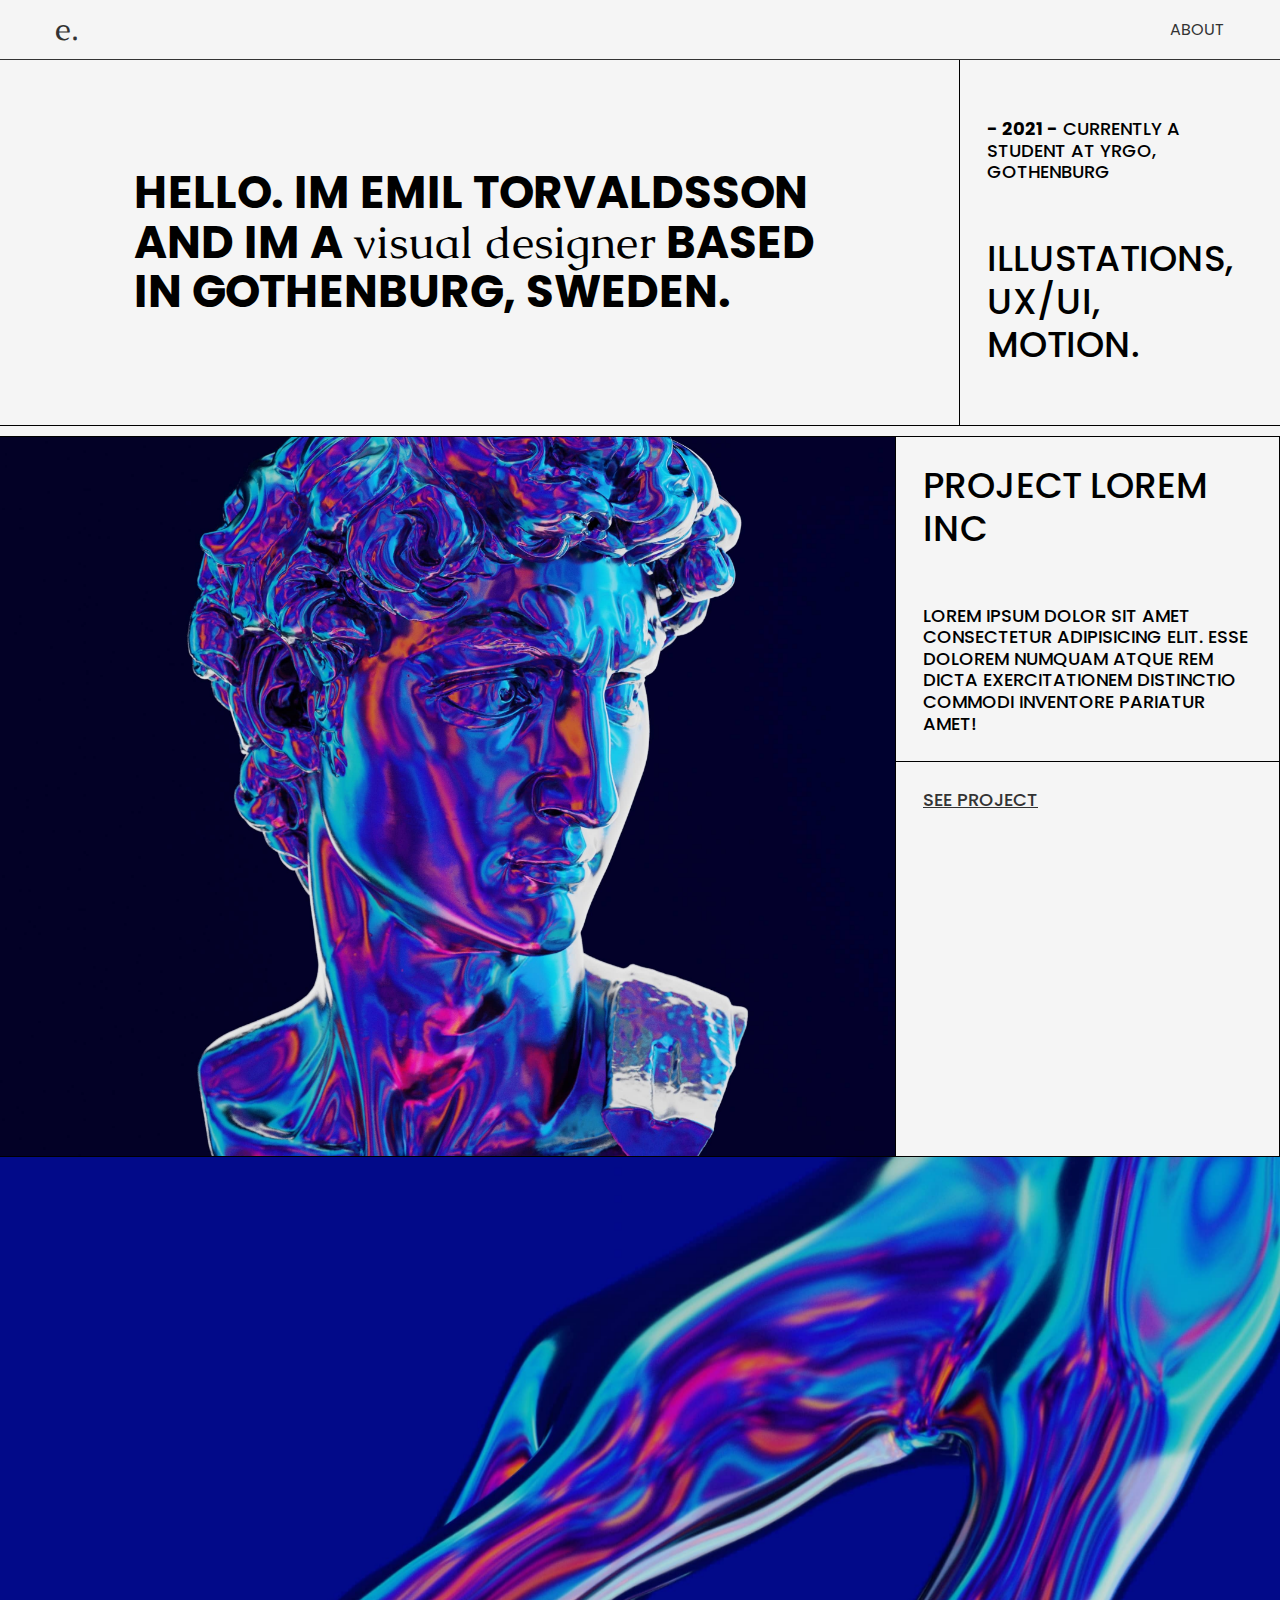
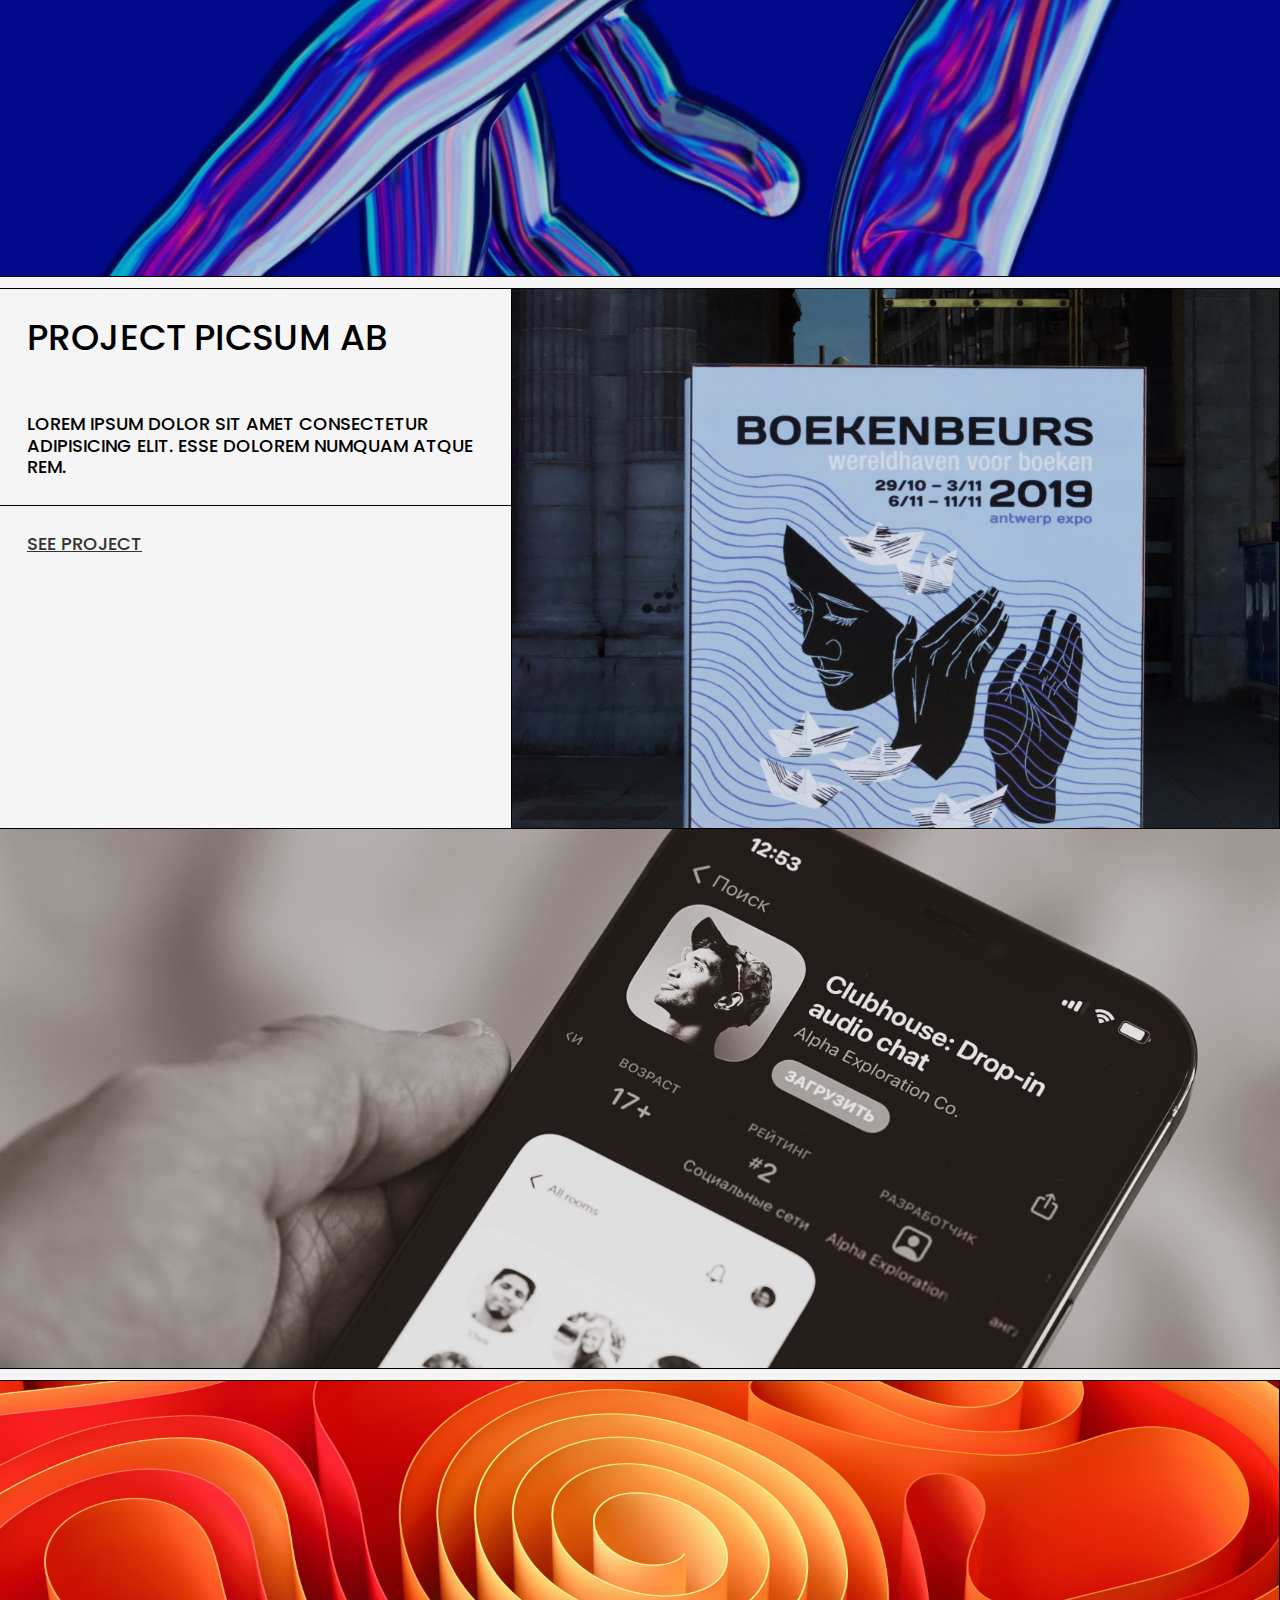
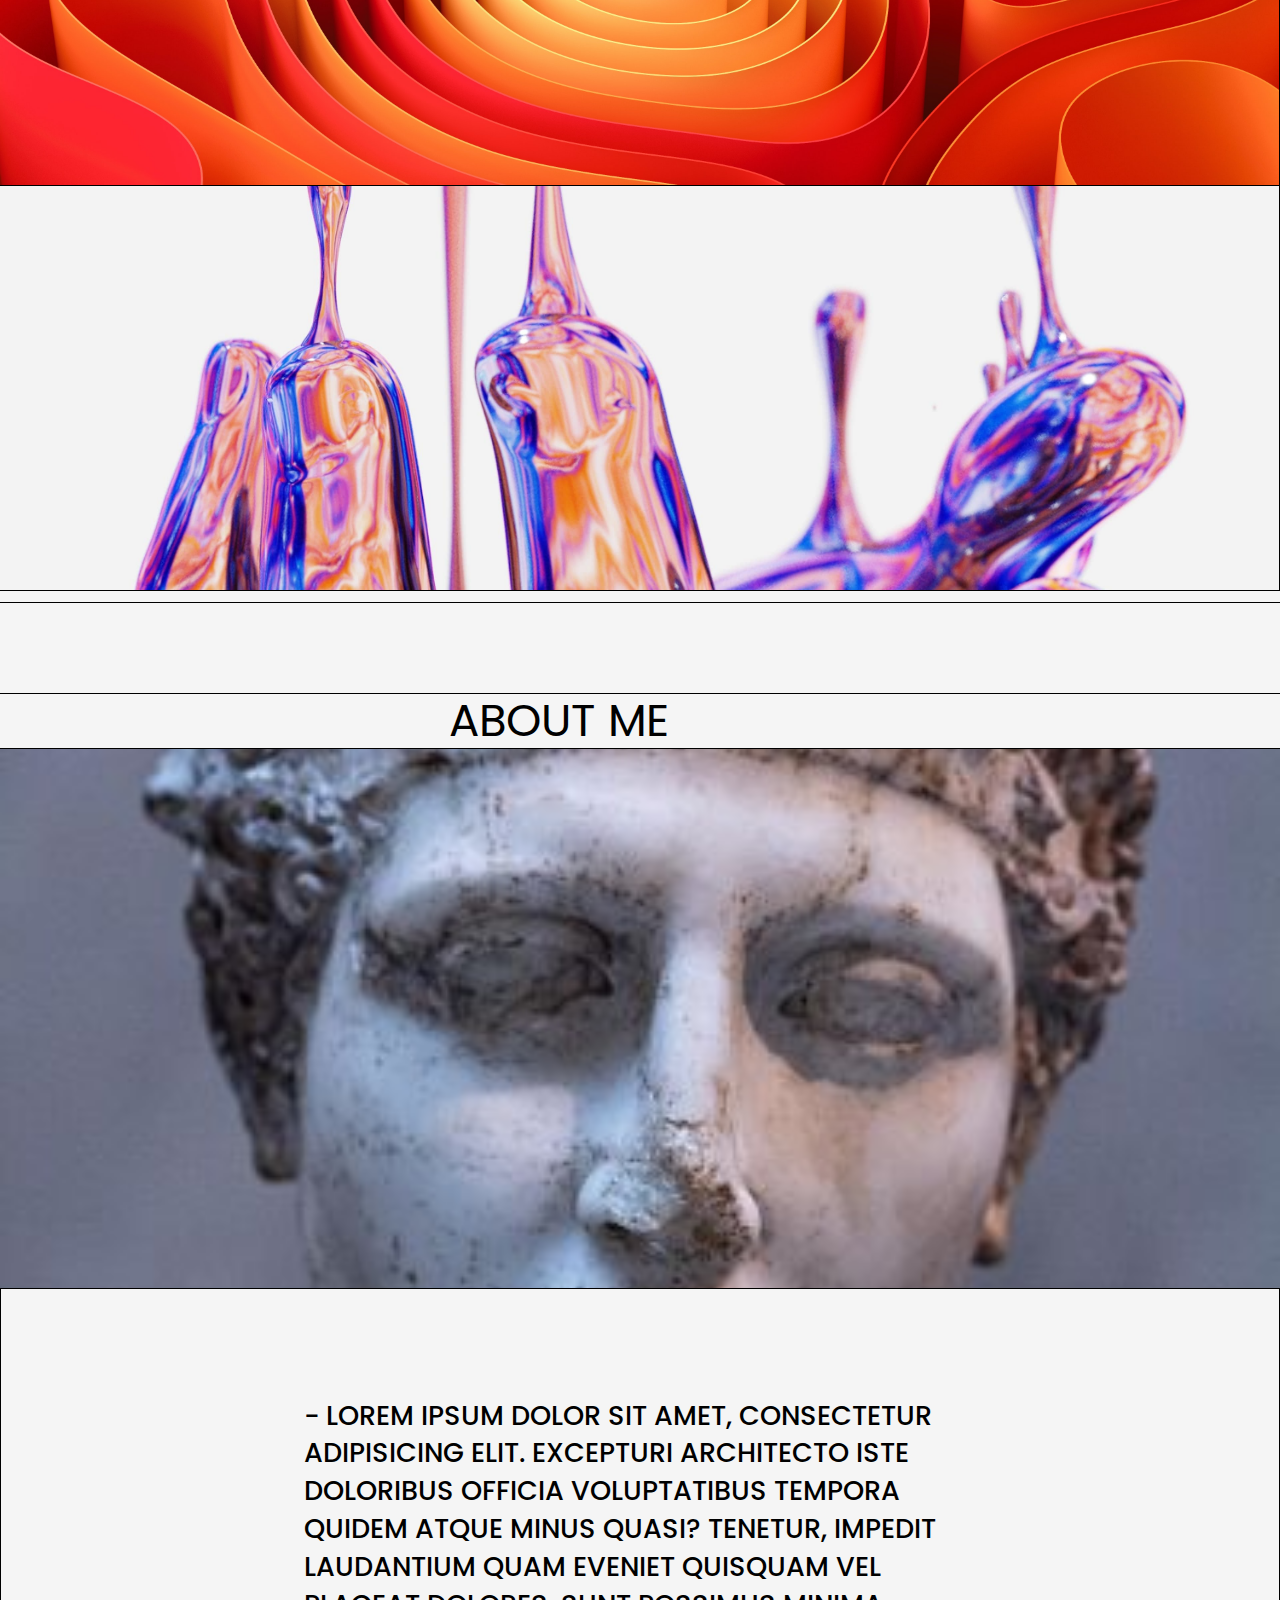
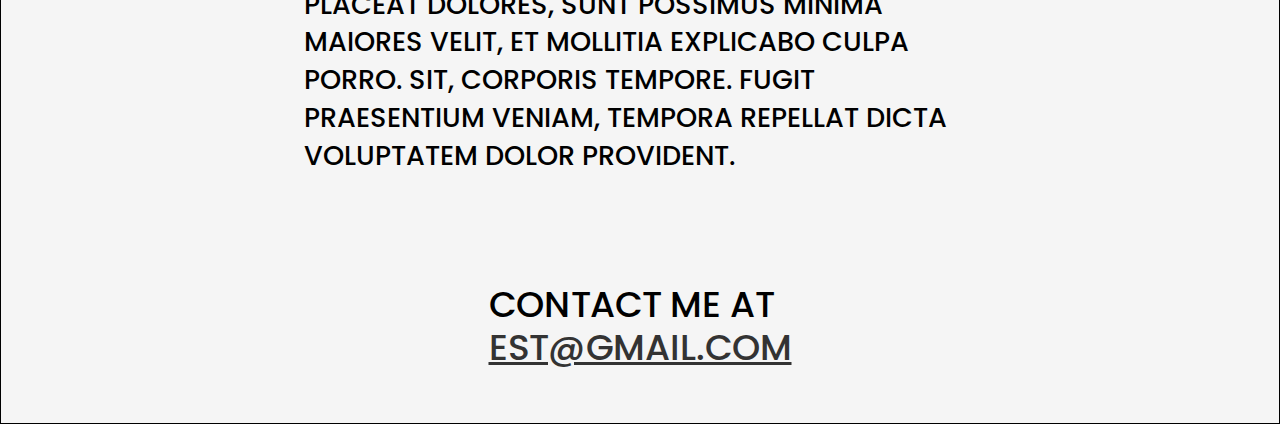
<file: index.html>
<!DOCTYPE html>
<html lang="en">
  <head>
    <meta charset="UTF-8" />
    <meta http-equiv="X-UA-Compatible" content="IE=edge" />
    <meta name="viewport" content="width=device-width, initial-scale=1.0" />
    <link rel="preconnect" href="https://fonts.googleapis.com" />
    <link rel="preconnect" href="https://fonts.gstatic.com" crossorigin />
    <link
      href="https://fonts.googleapis.com/css2?family=Caudex:ital,wght@0,400;0,700;1,400&family=Poppins:wght@400;600;700&display=swap"
      rel="stylesheet"
    />
    <link rel="stylesheet" href="style.css" />
    <title>Portfolio</title>
  </head>
  <body>
    <!-- Navbar -->
    <div class="navbar">
      <div class="container-nav flex-nav">
        <h1 class="logo"><a href="index.html">e.</a></h1>
        <nav>
          <ul>
            <li><a href="index.html">About</a></li>
          </ul>
        </nav>
      </div>
    </div>

    <!-- Welcome section -->

    <div class="wrapper">
      <div class="flex-container">
        <div class="flexbox b1">
          <div class="header0">
            Hello. Im Emil Torvaldsson and Im a
            <span class="fontchange">visual designer</span> based in Gothenburg,
            Sweden.
          </div>
        </div>
        <div class="flexbox b2">
          <div class="header2">
            <strong>- 2021 -</strong> Currently a student at Yrgo, Gothenburg
          </div>
          <div class="header1">Illustations, UX/UI, Motion.</div>
        </div>

        <div class="flexbox b-space">
          <div class="header3"></div>
        </div>
        <!-- Projects -->

        <div class="flexbox b5">
          <img src="img/Case1.jpg" alt="3D" />
        </div>
        <div class="flexbox b6">
          <div class="header1">Project Lorem inc</div>
          <div class="header2">
            Lorem ipsum dolor sit amet consectetur adipisicing elit. Esse
            dolorem numquam atque rem dicta exercitationem distinctio commodi
            inventore pariatur amet!
          </div>
          <div class="header2 topborder">
            <a href="case1.html"><u>See project</u></a>
          </div>
        </div>

        <div class="flexbox b7">
          <img src="img/case12.jpg" alt="Hand2" />
        </div>
        <div class="flexbox b-space">
          <div class="header3"></div>
        </div>

        <div class="flexbox b8">
          <div class="header1">Project Picsum AB</div>
          <div class="header2">
            Lorem ipsum dolor sit amet consectetur adipisicing elit. Esse
            dolorem numquam atque rem.
          </div>
          <div class="header2 topborder">
            <a href="case1.html"><u>See project</u></a>
          </div>
        </div>

        <div class="flexbox b9">
          <img src="img/srgbtc.jpg" alt="Hand" />
        </div>
        <div class="flexbox b10">
          <img src="img/case5.jpg" alt="Hand2" />
        </div>

        <div class="flexbox b-space">
          <div class="header3"></div>
        </div>

        <div class="flexbox b11">
          <img src="img/case7.jpg" alt="Hand" />
        </div>
        <div class="flexbox b11">
          <img src="img/case124.jpg" alt="Hand2" />
        </div>

        <div class="flexbox b-space">
          <div class="header3"></div>
        </div>
        <!-- About section -->
        <div class="flexbox b-space">
          <div class="headerspace"></div>
        </div>
        <div class="flexbox b4">
          <div class="header4">about me</div>
        </div>

        <div class="flexbox b-contact">
          <img src="/img/portrait.jpg" alt="Portrait" />
        </div>

        <div class="flexbox b-about">
          <div class="about-text">
            - Lorem ipsum dolor sit amet, consectetur adipisicing elit.
            Excepturi architecto iste doloribus officia voluptatibus tempora
            quidem atque minus quasi? Tenetur, impedit laudantium quam eveniet
            quisquam vel placeat dolores, sunt possimus minima maiores velit, et
            mollitia explicabo culpa porro. Sit, corporis tempore. Fugit
            praesentium veniam, tempora repellat dicta voluptatem dolor
            provident.
          </div>
          <div class="about-text2">
            Contact me at <a href=""><u>est@gmail.com</u></a>
          </div>
        </div>
      </div>
    </div>
  </body>
</html>
</file>
<file: style.css>
* {
  box-sizing: border-box;
  padding: 0;
  margin: 0;
}

body {
  background-color: rgb(245, 245, 245);

  font-family: "poppins", sans-serif;
  color: rgb(0, 0, 0);
  line-height: 1.6;
  min-height: 100%;
}

li {
  text-transform: uppercase;
}

ul {
  list-style-type: none;
}

a {
  text-decoration: none;
  color: #333;
  display: block;
}

h1,
h2 {
  font-family: "caudex", serif;
  font-weight: 400;
  line-height: 1.2;
  margin: 10px 0;
}

p {
  font-family: "poppins", sans-serif;
  font-weight: 500;
  line-height: 1.2em;
  font-size: 2vh;
  padding: 3vh;
}

img {
  max-height: 100%;
  min-width: 100%;
  object-fit: cover;
  vertical-align: bottom;
}

div {
  display: block;
}

/* wrapper */

.wrapper {
  display: flex;

  max-width: 100%;
  margin: 0;
}

/* Navbar style */

.navbar {
  color: #333;
  height: 60px;
  border-bottom: 1px solid #333;
}

.navbar ul {
  display: flex;
}

.navbar a {
  color: #333;
  padding: 10px;
  margin: 0 5px;
}

.navbar a:hover {
  color: darkgrey;
}

/* Text styling */

.header0 {
  font-family: "poppins", sans-serif;
  font-weight: 700;
  line-height: 1.1em;
  font-size: 5vh;
  max-width: 800px;
  margin: 6vh;
  padding: 6vh;
  text-align: left;
  text-transform: uppercase;
}

.header1 {
  font-family: "poppins", sans-serif;
  font-weight: 500;
  line-height: 1.2em;
  font-size: 4vh;
  max-width: 800px;
  padding: 3vh;
  text-align: left;
  text-transform: uppercase;
}

.header2 {
  font-family: "poppins", sans-serif;
  font-weight: 500;
  line-height: 1.2em;
  font-size: 2vh;
  padding: 3vh;
  text-align: left;
  text-transform: uppercase;
}

.header3 {
  margin: 0.6vh;
}

.headerspace {
  margin: 5vh;
}

.header4 {
  font-family: "poppins", sans-serif;
  font-weight: 400;
  line-height: 0.8em;
  font-size: 5vh;
  min-width: 400px;
  text-align: left;
  padding: 1vh;
  text-transform: uppercase;
}

.about-text {
  font-family: "poppins", sans-serif;
  font-weight: 500;
  line-height: 1.4em;
  font-size: 3vh;
  max-width: 780px;
  padding: 6vh;
  text-align: left;
  text-transform: uppercase;
  margin-top: 6vh;
}

.about-text2 {
  font-family: "poppins", sans-serif;
  font-weight: 500;
  line-height: 1.2em;
  font-size: 4vh;
  max-width: 900px;
  padding: 6vh;
  text-align: left;
  text-transform: uppercase;
}

.headercase {
  font-family: "poppins", sans-serif;
  font-weight: 700;
  line-height: 1.1em;
  font-size: 12vh;
  max-width: 800px;
  margin: 6vh;
  padding: 6vh;
  text-align: left;
  text-transform: uppercase;
}

.bodycase {
  font-family: "poppins", sans-serif;
  font-weight: 500;
  line-height: 1.5em;
  font-size: 2.5vh;
  max-width: 700px;
  padding: 3vh;
  text-align: left;
  text-transform: uppercase;
}

.fontchange {
  font-family: "caudex", serif;
  font-weight: 500;
  text-transform: lowercase;
}

/* Boxes */

.b1 {
  border-right: 1px solid;
  flex: 75%;
  display: flex;
  justify-content: center;
  align-items: center;
}

.b2 {
  flex: 25%;
  display: flex;
  justify-content: center;
}

.b-space {
  flex: 100%;
}

.b4 {
  flex: 100%;
  align-items: center;
}

.b5 {
  border-right: 1px solid;
  height: 80vh;
  flex: 55%;
}

.b6 {
  border-right: 1px solid;
  flex: 15%;
  display: flex;
}

.b7 {
  height: 80vh;
  flex: 30%;
}

.b8 {
  border-right: 1px solid;
  flex: 20%;
  display: flex;
}

.b9 {
  border-right: 1px solid;
  height: 60vh;
  flex: 40%;
}

.b10 {
  height: 60vh;
  flex: 40%;
}

.b11 {
  border-right: 1px solid;
  height: 45vh;
  flex: 50%;
}

.b-contact {
  height: 60vh;
  flex: 25%;
}

.b-about {
  border-left: 1px solid;
  border-right: 1px solid;
  flex: 75%;
  display: flex;
  justify-content: center;
  align-items: center;
}

.b1-case {
  border-right: 1px solid;
  flex: 10%;
  display: flex;
  justify-content: center;
  align-items: center;
}

.b2-case {
  flex: 90%;
  display: flex;
  justify-content: center;
  align-items: center;
}

.b3-case {
  border-right: 1px solid;
  height: 80vh;
  flex: 55%;
}

.b-case-img {
  height: 120vh;
  flex: 100%;
  display: flex;
  justify-content: center;
  align-items: center;
}

.b-case-block {
  display: flex;
  align-items: center;
  padding-top: 5vh;
  padding-bottom: 5vh;
}

/* Utilities */

.flex-container {
  display: flex;
  flex-flow: row wrap;
  width: 100%;
}

.flexbox {
  display: flex;
  flex-direction: column;
  flex-grow: 1;
  border-bottom: 1px solid;
}

.container-nav {
  position: relative;
  display: flex;
  max-width: 100%;
  margin: 0 auto;
  overflow: auto;
  padding: 0 40px;
}

.flex-nav {
  display: flex;
  align-items: center;
  height: 100%;
  justify-content: space-between;
}

.topborder {
  border-top: 1px solid;
}

/* Mediaqueries */

@media (max-width: 768px) {
  .flexbox {
    flex: 100%;
  }
}
</file>
